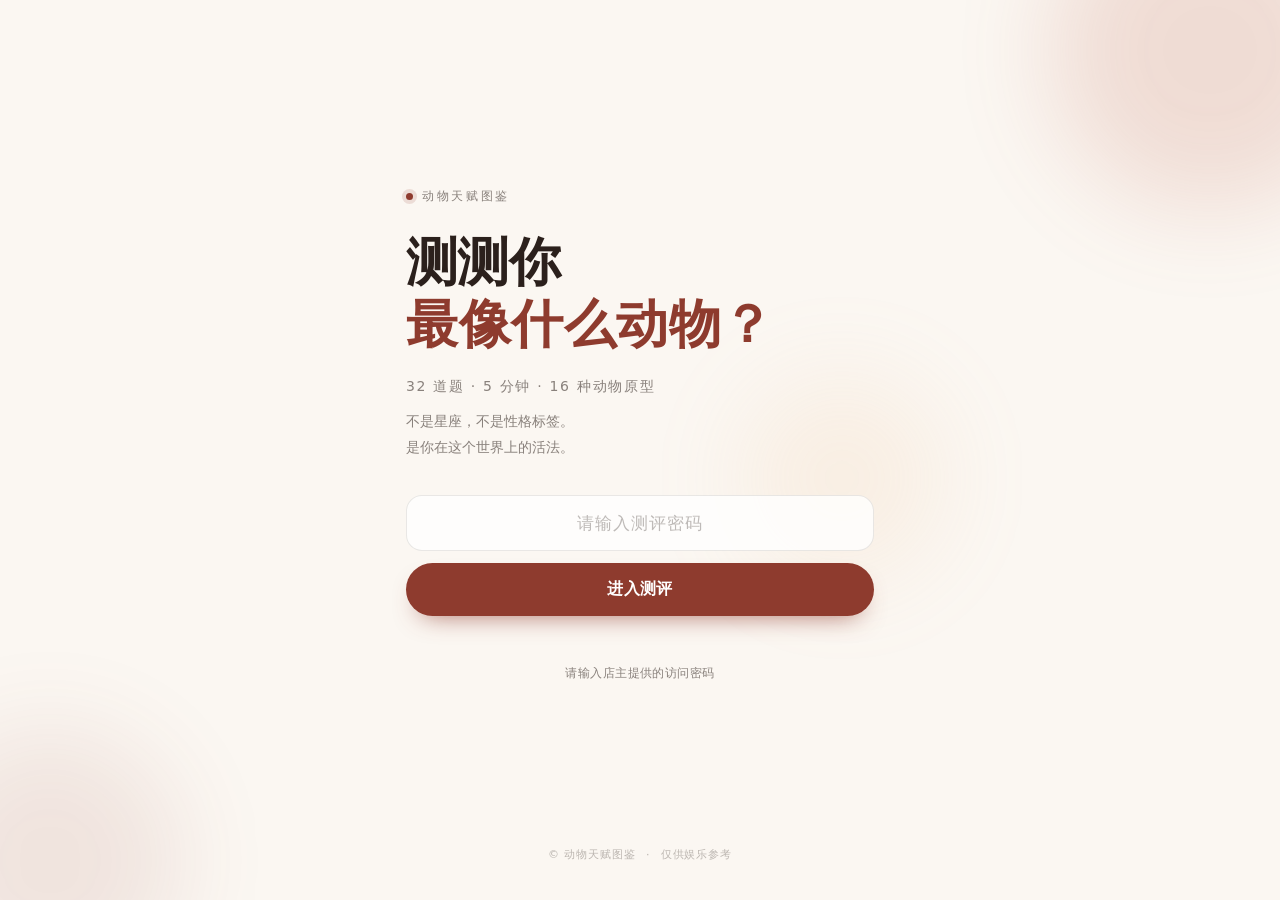
<file: index.html>
<!DOCTYPE html>
<html lang="zh-CN">
<head>
<meta charset="UTF-8">
<meta name="viewport" content="width=device-width, initial-scale=1, viewport-fit=cover, maximum-scale=1, user-scalable=no">
<meta name="format-detection" content="telephone=no">
<meta name="theme-color" content="#FBF7F2">
<title>测测你最像什么动物？</title>
<meta name="description" content="32 道题，测出你最像的 10 种动物原型之一，并附一个真正有出处的心理学解释。">
<link rel="icon" href="data:image/svg+xml,%3Csvg xmlns='http://www.w3.org/2000/svg' viewBox='0 0 64 64'%3E%3Crect width='64' height='64' rx='16' fill='%238E3B2E'/%3E%3Ccircle cx='24' cy='26' r='6' fill='%23FBF7F2'/%3E%3Ccircle cx='40' cy='26' r='6' fill='%23FBF7F2'/%3E%3Cellipse cx='32' cy='42' rx='12' ry='9' fill='%23FBF7F2'/%3E%3C/svg%3E">
<link rel="preconnect" href="https://lcbibckyzlvgwclunspn.supabase.co" crossorigin>
<link rel="dns-prefetch" href="https://lcbibckyzlvgwclunspn.supabase.co">
<link rel="stylesheet" href="css/style.css">
</head>
<body>

<div id="app">

  <!-- ============ 密码 ============ -->
  <section class="screen" id="screen-lock">
    <div class="lock-bg" aria-hidden="true">
      <span class="orb o1"></span><span class="orb o2"></span><span class="orb o3"></span>
      <span class="grain"></span>
    </div>

    <div class="lock-inner">
      <div class="cfg-warn" id="cfg-warn" hidden>
        后端还没配置：当前密码校验只在本机有效。请先在 <code>js/config.js</code> 填入 Supabase 地址和 anon key。
      </div>
      <div class="lock-main">
        <div class="brand-line">
          <span class="brand-dot"></span>
          <span>动物天赋图鉴</span>
        </div>

        <h1 class="lock-title">
          测测你<br>
          <em>最像什么动物？</em>
        </h1>

        <p class="lock-sub">32 道题 · 5 分钟 · 16 种动物原型</p>
        <p class="lock-desc">不是星座，不是性格标签。<br>是你在这个世界上的活法。</p>

        <form class="lock-form" id="lock-form" autocomplete="off">
          <div class="field">
            <input id="pwd" type="text" name="pwd" inputmode="text" maxlength="12"
                   placeholder="请输入测评密码" autocomplete="off" autocapitalize="characters" spellcheck="false">
            <button type="submit" class="btn btn-primary btn-enter">进入测评</button>
          </div>
          <p class="lock-err" id="lock-err" role="alert"></p>
        </form>

        <p class="lock-hint">请输入店主提供的访问密码</p>

        <div id="resume-slot"></div>
      </div>

      <div class="lock-foot">
        <span>© 动物天赋图鉴</span>
        <span class="dot">·</span>
        <span>仅供娱乐参考</span>
      </div>
    </div>
  </section>

  <!-- ============ 开始前 ============ -->
  <section class="screen" id="screen-intro">
    <div class="intro-inner">
      <div class="brand-line center">
        <span class="brand-dot"></span>
        <span>动物天赋图鉴</span>
      </div>

      <h2 class="intro-title">开始之前</h2>

      <ul class="intro-list">
        <li>
          <span class="idx">01</span>
          <div><b>凭第一反应选</b><p>别想太久，第一反应最准。</p></div>
        </li>
        <li>
          <span class="idx">02</span>
          <div><b>没有标准答案</b><p>选“最像你”的那个，不是“最好的”那个。</p></div>
        </li>
        <li>
          <span class="idx">03</span>
          <div><b>答完有惊喜</b><p>你会拿到一张能保存的天赋图鉴。</p></div>
        </li>
      </ul>

      <button class="btn btn-primary btn-block" id="btn-start">开始测评</button>
      <p class="intro-note">中途可以返回上一题修改</p>
    </div>
  </section>

  <!-- ============ 答题 ============ -->
  <section class="screen" id="screen-quiz">
    <header class="quiz-head">
      <button class="icon-btn" id="btn-quit" aria-label="退出测评">✕</button>
      <div class="progress"><i id="progress-bar"></i></div>
      <div class="quiz-count"><b id="q-index">1</b><span>/32</span></div>
    </header>

    <div class="quiz-body" id="quiz-body"></div>

    <footer class="quiz-foot">
      <button class="btn btn-ghost" id="btn-back">上一题</button>
    </footer>
  </section>

  <!-- ============ 结算动效 ============ -->
  <section class="screen" id="screen-loading">
    <div class="loading-inner">
      <div class="paw-loader"><span></span><span></span><span></span></div>
      <p>正在辨认你的动物原型…</p>
    </div>
  </section>

  <!-- ============ 结果 ============ -->
  <section class="screen" id="screen-result">
    <div id="result-body"></div>
  </section>

</div>

<!-- 底部操作栏（仅结果页显示） -->
<div class="action-bar" id="action-bar">
  <button class="act" id="btn-save">
    <svg viewBox="0 0 24 24" fill="none" stroke="currentColor" stroke-width="1.8" stroke-linecap="round" stroke-linejoin="round"><path d="M12 3v12"/><path d="M7 11l5 5 5-5"/><path d="M4 20h16"/></svg>
    <span>保存长图</span>
  </button>
  <button class="act" id="btn-share">
    <svg viewBox="0 0 24 24" fill="none" stroke="currentColor" stroke-width="1.8" stroke-linecap="round" stroke-linejoin="round"><path d="M10 13a5 5 0 0 0 7 0l2-2a5 5 0 0 0-7-7l-1 1"/><path d="M14 11a5 5 0 0 0-7 0l-2 2a5 5 0 0 0 7 7l1-1"/></svg>
    <span>复制链接</span>
  </button>
  <button class="act" id="btn-retest">
    <svg viewBox="0 0 24 24" fill="none" stroke="currentColor" stroke-width="1.8" stroke-linecap="round" stroke-linejoin="round"><path d="M3 12a9 9 0 1 0 3-6.7"/><path d="M3 4v5h5"/></svg>
    <span>再测一次</span>
  </button>
  <button class="act" id="btn-review">
    <svg viewBox="0 0 24 24" fill="none" stroke="currentColor" stroke-width="1.8" stroke-linecap="round" stroke-linejoin="round"><rect x="3" y="8" width="18" height="12" rx="2"/><path d="M3 12h18"/><path d="M12 8v12"/><path d="M12 8a3 3 0 1 0-3-3c0 2 1.5 3 3 3Z"/><path d="M12 8a3 3 0 1 1 3-3c0 2-1.5 3-3 3Z"/></svg>
    <span>好评有礼</span>
  </button>
</div>

<script src="js/config.js"></script>
<script src="js/data.js"></script>
<script src="js/art.js"></script>
<script src="js/poster.js"></script>
<script src="js/api.js"></script>
<script src="js/app.js"></script>
</body>
</html>
</file>
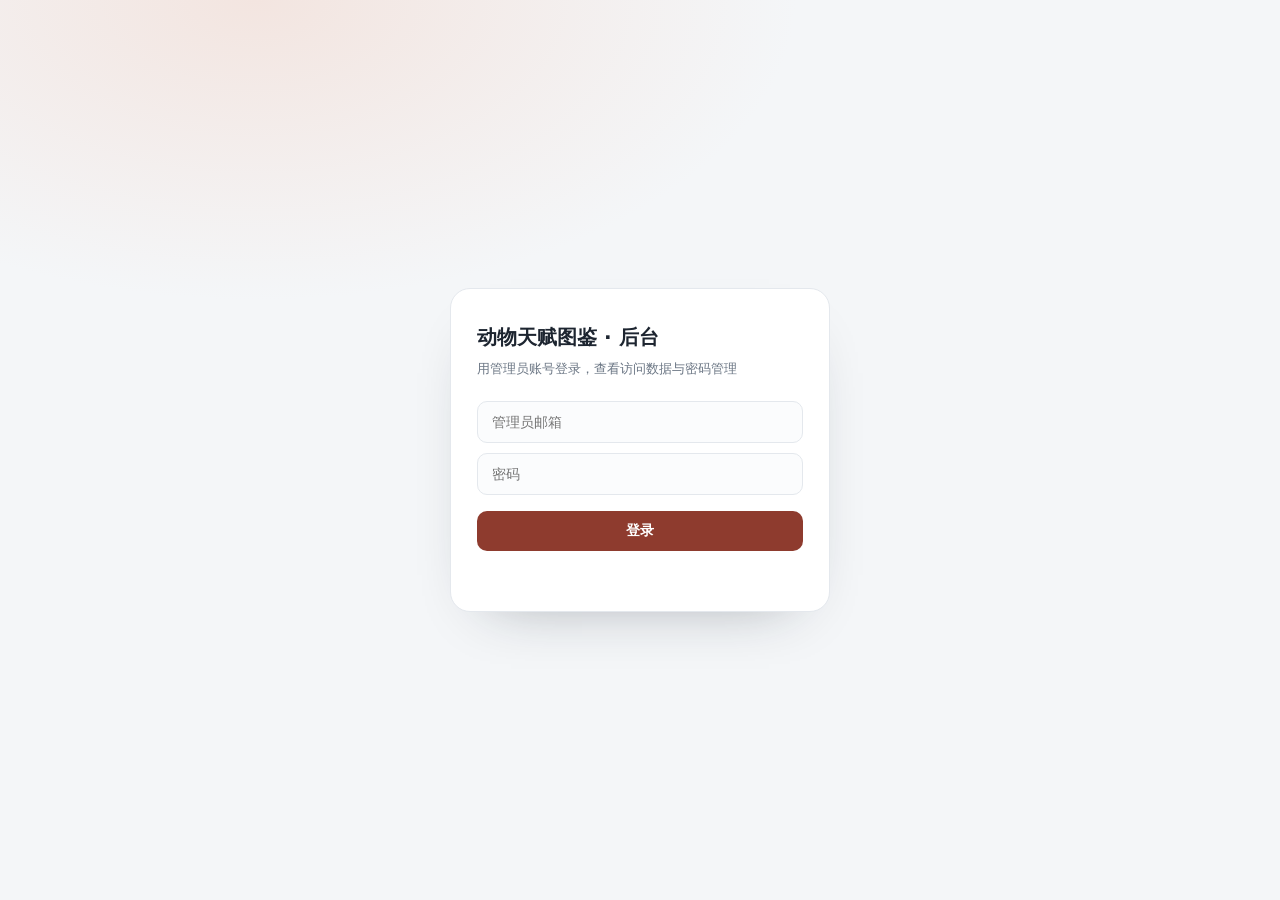
<file: admin.html>
<!DOCTYPE html>
<html lang="zh-CN">
<head>
<meta charset="UTF-8">
<meta name="viewport" content="width=device-width, initial-scale=1">
<meta name="robots" content="noindex, nofollow">
<title>后台 · 动物天赋图鉴</title>
<link rel="preconnect" href="https://lcbibckyzlvgwclunspn.supabase.co" crossorigin>
<link rel="dns-prefetch" href="https://lcbibckyzlvgwclunspn.supabase.co">
<link rel="icon" href="data:image/svg+xml,%3Csvg xmlns='http://www.w3.org/2000/svg' viewBox='0 0 64 64'%3E%3Crect width='64' height='64' rx='16' fill='%231D2530'/%3E%3Crect x='18' y='18' width='12' height='12' rx='3' fill='%23F4F6F8'/%3E%3Crect x='34' y='18' width='12' height='12' rx='3' fill='%23F4F6F8'/%3E%3Crect x='18' y='34' width='28' height='12' rx='3' fill='%23F4F6F8'/%3E%3C/svg%3E">
<link rel="stylesheet" href="css/admin.css">
</head>
<body>

<!-- 登录 -->
<div class="login" id="login">
  <div class="login-card">
    <h1>动物天赋图鉴 · 后台</h1>
    <p class="sub">用管理员账号登录，查看访问数据与密码管理</p>
    <form id="login-form" autocomplete="on">
      <input id="email" type="email" placeholder="管理员邮箱" autocomplete="username" required>
      <input id="password" type="password" placeholder="密码" autocomplete="current-password" required>
      <button class="btn" type="submit" id="login-btn">登录</button>
      <p class="err" id="login-err"></p>
    </form>
  </div>
</div>

<!-- 后台 -->
<div class="app" id="app" hidden>
  <header class="top">
    <div class="brand">动物天赋图鉴 · 后台</div>
    <div class="who">
      <span id="who"></span>
      <button class="link" id="logout">退出</button>
    </div>
  </header>

  <main>
    <section class="cards" id="cards"></section>

    <section class="panel">
      <h2>最近 7 天</h2>
      <div class="chart" id="chart"></div>
      <div class="legend">
        <span><i class="dot visit"></i>页面访问</span>
        <span><i class="dot session"></i>开始测评</span>
      </div>
    </section>

    <section class="panel">
      <h2>批量生成密码</h2>
      <div class="gen">
        <label>数量<input id="gen-count" type="number" value="10" min="1" max="200"></label>
        <label>每个可用次数<input id="gen-uses" type="number" value="3" min="1" max="99"></label>
        <label>前缀（可空）<input id="gen-prefix" type="text" maxlength="4" placeholder="如 AQ"></label>
        <button class="btn" id="gen-btn">生成</button>
      </div>
      <div class="gen-out" id="gen-out" hidden>
        <div class="gen-head">
          <span id="gen-info"></span>
          <button class="link" id="gen-copy">复制全部</button>
        </div>
        <textarea id="gen-codes" readonly rows="7"></textarea>
      </div>
    </section>

    <section class="panel">
      <div class="tabs">
        <button class="tab active" data-tab="codes">密码列表</button>
        <button class="tab" data-tab="sessions">使用记录</button>
      </div>

      <div id="tab-codes">
        <div class="filter">
          <input id="code-search" type="search" placeholder="搜索密码…">
          <select id="code-filter">
            <option value="all">全部</option>
            <option value="active">可用</option>
            <option value="used">已用完</option>
            <option value="off">已停用</option>
          </select>
          <button class="link" id="export">导出 CSV</button>
        </div>
        <div class="table-wrap">
          <table>
            <thead>
              <tr><th>密码</th><th>已用 / 上限</th><th>状态</th><th>创建时间</th><th>操作</th></tr>
            </thead>
            <tbody id="codes-body"></tbody>
          </table>
        </div>
      </div>

      <div id="tab-sessions" hidden>
        <div class="table-wrap">
          <table>
            <thead>
              <tr><th>时间</th><th>使用的密码</th><th>设备</th></tr>
            </thead>
            <tbody id="sessions-body"></tbody>
          </table>
        </div>
      </div>
    </section>
  </main>
</div>

<div class="toast" id="toast"></div>

<script src="js/config.js"></script>
<script src="js/admin.js"></script>
</body>
</html>
</file>
<file: css/style.css>
/* ============================================================
 * 动物天赋图鉴 · 样式
 * 默认红棕白；结果页随动物主题换色
 * ============================================================ */

:root {
  --brand: #8E3B2E;
  --brand2: #B85C48;
  --bg: #FBF7F2;
  --soft: #F1E4DC;
  --ink: #2B201C;
  --muted: rgba(43, 32, 28, .55);
  --line: rgba(43, 32, 28, .10);
  --card: rgba(255, 255, 255, .68);
  --radius: 22px;
  --maxw: 560px;
  --font: "PingFang SC", "Hiragino Sans GB", "Microsoft YaHei", "Noto Sans SC", system-ui, -apple-system, sans-serif;
  --serif: "Songti SC", "Noto Serif SC", "Source Han Serif SC", "SimSun", serif;
}

* { box-sizing: border-box; -webkit-tap-highlight-color: transparent; }

html, body { margin: 0; padding: 0; }

html { -webkit-text-size-adjust: 100%; }

body {
  font-family: var(--font);
  background: var(--bg);
  color: var(--ink);
  font-size: 16px;
  line-height: 1.6;
  overscroll-behavior-y: none;
  transition: background-color .5s ease, color .5s ease;
  -webkit-font-smoothing: antialiased;
  text-rendering: optimizeLegibility;
}

body.modal-open { overflow: hidden; }

button, input, textarea { font-family: inherit; }

button { cursor: pointer; }

::selection { background: var(--soft); color: var(--ink); }

/* ---------------- 屏幕 ---------------- */
.screen { display: none; min-height: 100vh; min-height: 100dvh; }

.screen.active { display: block; animation: fadeUp .42s cubic-bezier(.2, .7, .3, 1); }

#screen-lock.active { position: relative; overflow: hidden; }

#screen-loading.active {
  display: flex;
  align-items: center;
  justify-content: center;
}

@keyframes fadeUp {
  from { opacity: 0; transform: translateY(10px); }
  to { opacity: 1; transform: none; }
}

/* ---------------- 通用 ---------------- */
.btn {
  display: inline-flex;
  align-items: center;
  justify-content: center;
  gap: 8px;
  border: 0;
  border-radius: 999px;
  padding: 16px 26px;
  font-size: 16px;
  font-weight: 600;
  letter-spacing: .02em;
  transition: transform .16s, box-shadow .2s, background .3s, opacity .2s;
}

.btn:active { transform: scale(.975); }

.btn-primary {
  background: var(--brand);
  color: #fff;
  box-shadow: 0 12px 26px -14px color-mix(in srgb, var(--brand) 80%, transparent);
}

.btn-primary:active { box-shadow: 0 6px 16px -10px var(--brand); }

.btn-ghost {
  background: transparent;
  color: var(--ink);
  border: 1px solid var(--line);
}

.btn-block { width: 100%; }

.btn.loading { opacity: .6; pointer-events: none; }

.brand-line {
  display: flex;
  align-items: center;
  gap: 9px;
  font-size: 12px;
  letter-spacing: .22em;
  color: var(--muted);
  font-weight: 500;
}

.brand-line.center { justify-content: center; }

.brand-dot {
  width: 7px;
  height: 7px;
  border-radius: 50%;
  background: var(--brand);
  box-shadow: 0 0 0 4px color-mix(in srgb, var(--brand) 14%, transparent);
}

/* ---------------- 锁屏 ---------------- */
.lock-bg {
  position: absolute;
  inset: 0;
  pointer-events: none;
  overflow: hidden;
}

.orb {
  position: absolute;
  border-radius: 50%;
  filter: blur(48px);
  opacity: .5;
}

.o1 {
  width: 320px;
  height: 320px;
  background: color-mix(in srgb, var(--brand2) 34%, transparent);
  top: -110px;
  right: -90px;
}

.o2 {
  width: 260px;
  height: 260px;
  background: color-mix(in srgb, var(--brand) 20%, transparent);
  bottom: -90px;
  left: -80px;
}

.o3 {
  width: 200px;
  height: 200px;
  background: color-mix(in srgb, #E8B27E 26%, transparent);
  top: 42%;
  left: 58%;
}

.lock-inner {
  position: relative;
  z-index: 1;
  max-width: 520px;
  margin: 0 auto;
  padding: 56px 26px 36px;
  min-height: 100vh;
  min-height: 100dvh;
  display: flex;
  flex-direction: column;
  justify-content: center;
}

.lock-title {
  font-size: clamp(36px, 10.4vw, 52px);
  line-height: 1.18;
  font-weight: 800;
  letter-spacing: -.01em;
  margin: 26px 0 0;
}

.lock-title em {
  font-style: normal;
  font-family: var(--serif);
  color: var(--brand);
  font-weight: 700;
  letter-spacing: .01em;
}

.lock-sub {
  margin: 20px 0 0;
  font-size: 14px;
  letter-spacing: .12em;
  color: var(--muted);
}

.lock-desc {
  margin: 12px 0 0;
  font-size: 14px;
  line-height: 1.85;
  color: var(--muted);
}

.lock-form { margin: 34px 0 0; }

.field { display: flex; flex-direction: column; gap: 12px; }

#pwd {
  width: 100%;
  padding: 17px 18px;
  border: 1px solid var(--line);
  border-radius: 16px;
  background: rgba(255, 255, 255, .78);
  color: var(--ink);
  font-size: 17px;
  font-weight: 600;
  letter-spacing: .22em;
  text-align: center;
  text-transform: uppercase;
  outline: none;
  transition: border-color .2s, box-shadow .2s;
}

#pwd::placeholder {
  font-weight: 400;
  letter-spacing: .06em;
  color: rgba(43, 32, 28, .3);
  text-transform: none;
}

#pwd:focus {
  border-color: var(--brand);
  box-shadow: 0 0 0 4px color-mix(in srgb, var(--brand) 10%, transparent);
}

.btn-enter { width: 100%; }

.lock-err {
  min-height: 20px;
  margin: 10px 0 0;
  font-size: 13px;
  color: #B23B2E;
  text-align: center;
}

.cfg-warn {
  margin: 0 0 18px;
  padding: 11px 13px;
  border: 1px solid #F2C9C2;
  border-radius: 12px;
  background: #FDEEEB;
  color: #8A2B21;
  font-size: 12px;
  line-height: 1.7;
}

.cfg-warn code {
  padding: 1px 5px;
  border-radius: 4px;
  background: rgba(0, 0, 0, .06);
  font-family: ui-monospace, SFMono-Regular, Menlo, monospace;
  font-size: 11px;
}

.lock-hint {
  margin: 18px 0 0;
  font-size: 12px;
  color: var(--muted);
  text-align: center;
  letter-spacing: .04em;
}

.lock-main { margin: auto 0; }

.lock-foot {
  padding-top: 32px;
  font-size: 11px;
  letter-spacing: .08em;
  color: rgba(43, 32, 28, .3);
  text-align: center;
}

.lock-foot .dot { margin: 0 6px; }

.resume-bar {
  display: flex;
  align-items: center;
  gap: 10px;
  width: 100%;
  margin-top: 22px;
  padding: 14px 16px;
  border: 1px dashed color-mix(in srgb, var(--brand) 36%, transparent);
  border-radius: 16px;
  background: rgba(255, 255, 255, .55);
  color: var(--ink);
  font-size: 13px;
  text-align: left;
}

.resume-bar b { margin-left: auto; color: var(--brand); white-space: nowrap; }

.resume-dot {
  width: 8px;
  height: 8px;
  border-radius: 50%;
  background: var(--brand);
  animation: pulse 1.6s infinite;
}

@keyframes pulse {
  0%, 100% { opacity: 1; transform: scale(1); }
  50% { opacity: .35; transform: scale(.75); }
}

.shake { animation: shake .4s; }

@keyframes shake {
  0%, 100% { transform: translateX(0); }
  20% { transform: translateX(-7px); }
  40% { transform: translateX(7px); }
  60% { transform: translateX(-4px); }
  80% { transform: translateX(4px); }
}

/* ---------------- 开始前 ---------------- */
.intro-inner {
  max-width: 520px;
  margin: 0 auto;
  padding: 56px 26px 44px;
  min-height: 100vh;
  min-height: 100dvh;
  display: flex;
  flex-direction: column;
  justify-content: center;
}

.intro-title {
  font-size: 34px;
  font-weight: 800;
  margin: 24px 0 6px;
}

.intro-list { list-style: none; margin: 18px 0 0; padding: 0; }

.intro-list li {
  display: flex;
  gap: 16px;
  padding: 18px 0;
  border-bottom: 1px solid var(--line);
}

.intro-list li:last-child { border-bottom: 0; }

.intro-list .idx {
  flex: 0 0 26px;
  font-size: 11px;
  letter-spacing: .1em;
  color: var(--brand);
  font-weight: 700;
  padding-top: 4px;
}

.intro-list b { font-size: 16.5px; display: block; }

.intro-list p { margin: 4px 0 0; font-size: 13.5px; color: var(--muted); line-height: 1.7; }

.intro-left {
  margin: 28px 0 16px;
  font-size: 13px;
  color: var(--muted);
  text-align: center;
}

.intro-left b { color: var(--brand); font-size: 17px; margin: 0 3px; }

.intro-note {
  margin: 14px 0 0;
  font-size: 12px;
  color: var(--muted);
  text-align: center;
}

/* ---------------- 答题 ---------------- */
.quiz-head {
  position: sticky;
  top: 0;
  z-index: 10;
  display: flex;
  align-items: center;
  gap: 14px;
  padding: 14px 18px;
  background: color-mix(in srgb, var(--bg) 86%, transparent);
  backdrop-filter: blur(14px);
  -webkit-backdrop-filter: blur(14px);
}

.icon-btn {
  flex: 0 0 34px;
  width: 34px;
  height: 34px;
  border: 0;
  border-radius: 50%;
  background: rgba(255, 255, 255, .6);
  color: var(--muted);
  font-size: 14px;
  line-height: 1;
  display: grid;
  place-items: center;
  transition: transform .15s;
}

.icon-btn:active { transform: scale(.9); }

.progress {
  flex: 1;
  height: 4px;
  border-radius: 4px;
  background: color-mix(in srgb, var(--ink) 9%, transparent);
  overflow: hidden;
}

.progress i {
  display: block;
  height: 100%;
  width: 3%;
  border-radius: 4px;
  background: var(--brand);
  transition: width .38s cubic-bezier(.2, .7, .3, 1);
}

.quiz-count {
  font-size: 12px;
  color: var(--muted);
  font-variant-numeric: tabular-nums;
  min-width: 44px;
  text-align: right;
}

.quiz-count b { font-size: 15px; color: var(--ink); font-weight: 700; }

.quiz-count span { opacity: .55; }

.quiz-body {
  max-width: var(--maxw);
  margin: 0 auto;
  padding: 10px 18px 8px;
}

.q-card {
  background: var(--card);
  border: 1px solid var(--line);
  border-radius: 24px;
  padding: 26px 20px 22px;
  opacity: 0;
  transform: translateY(10px);
  transition: opacity .3s, transform .3s;
  box-shadow: 0 20px 50px -40px rgba(0, 0, 0, .4);
}

.q-card.in { opacity: 1; transform: none; }

.q-tag {
  font-size: 11px;
  letter-spacing: .16em;
  color: var(--brand);
  font-weight: 600;
  margin-bottom: 12px;
}

.q-text {
  font-size: 20px;
  line-height: 1.55;
  font-weight: 700;
  margin: 0;
  letter-spacing: .01em;
}

.opts { display: flex; flex-direction: column; gap: 10px; margin-top: 22px; }

.opt {
  display: flex;
  align-items: flex-start;
  gap: 13px;
  width: 100%;
  padding: 14px 15px;
  border: 1px solid var(--line);
  border-radius: 16px;
  background: rgba(255, 255, 255, .58);
  color: var(--ink);
  font-size: 15px;
  line-height: 1.55;
  text-align: left;
  transition: border-color .18s, background .18s, transform .12s;
}

.opt:active { transform: scale(.985); }

.opt-k {
  flex: 0 0 25px;
  width: 25px;
  height: 25px;
  margin-top: 1px;
  border-radius: 8px;
  background: color-mix(in srgb, var(--ink) 7%, transparent);
  color: var(--muted);
  font-size: 11.5px;
  font-weight: 700;
  display: grid;
  place-items: center;
  transition: background .18s, color .18s;
}

.opt-t { flex: 1; }

.opt.is-sel {
  border-color: var(--brand);
  background: color-mix(in srgb, var(--brand) 8%, #fff);
  box-shadow: inset 0 0 0 1px var(--brand);
}

.opt.is-sel .opt-k { background: var(--brand); color: #fff; }

.quiz-foot {
  max-width: var(--maxw);
  margin: 0 auto;
  padding: 6px 18px 40px;
  display: flex;
}

#btn-back { padding: 13px 22px; font-size: 14px; }
#btn-back.is-off { opacity: .32; pointer-events: none; }

/* ---------------- 结算动效 ---------------- */
.loading-inner { text-align: center; }

.paw-loader { display: flex; gap: 8px; justify-content: center; margin-bottom: 22px; }

.paw-loader span {
  width: 9px;
  height: 9px;
  border-radius: 50%;
  background: var(--brand);
  animation: bounce 1.1s infinite ease-in-out;
}

.paw-loader span:nth-child(2) { animation-delay: .14s; }
.paw-loader span:nth-child(3) { animation-delay: .28s; }

@keyframes bounce {
  0%, 80%, 100% { transform: translateY(0); opacity: .4; }
  40% { transform: translateY(-9px); opacity: 1; }
}

.loading-inner p { font-size: 14px; color: var(--muted); letter-spacing: .06em; }

/* ---------------- 结果 ---------------- */
#result-body {
  max-width: 620px;
  margin: 0 auto;
  padding-bottom: 118px;
}

.result-hero {
  text-align: center;
  padding: 38px 22px 26px;
  background: linear-gradient(180deg, var(--soft) 0%, color-mix(in srgb, var(--soft) 30%, transparent) 68%, transparent 100%);
}

.result-art {
  display: flex;
  justify-content: center;
  animation: pop .7s cubic-bezier(.2, .8, .3, 1);
}

.animal-art { width: 190px; height: 190px; max-width: 56vw; filter: drop-shadow(0 18px 26px rgba(0, 0, 0, .10)); }

@keyframes pop {
  0% { opacity: 0; transform: scale(.82) translateY(14px); }
  100% { opacity: 1; transform: none; }
}

.result-eyebrow {
  font-size: 11px;
  letter-spacing: .26em;
  color: var(--muted);
  margin-top: 4px;
}

.result-name {
  font-size: clamp(38px, 11vw, 50px);
  font-weight: 800;
  line-height: 1.15;
  margin: 8px 0 0;
  letter-spacing: .02em;
}

.result-title {
  font-size: 15px;
  color: var(--muted);
  margin-top: 6px;
  letter-spacing: .06em;
}

.result-chips {
  display: flex;
  flex-wrap: wrap;
  justify-content: center;
  gap: 8px;
  margin-top: 18px;
}

.chip {
  display: inline-flex;
  align-items: center;
  gap: 4px;
  padding: 7px 13px;
  border-radius: 999px;
  border: 1px solid var(--line);
  background: rgba(255, 255, 255, .72);
  font-size: 12.5px;
  color: var(--ink);
  letter-spacing: .02em;
}

.chip-talent { background: var(--brand); border-color: transparent; color: #fff; font-weight: 600; }

.chip-fit b { font-size: 15px; color: var(--brand); font-weight: 800; }

.chip-purity { color: var(--muted); font-size: 11.5px; }

.chip-hidden {
  background: var(--ink);
  border-color: transparent;
  color: var(--bg);
  font-weight: 600;
  letter-spacing: .06em;
}

.result-code {
  margin-top: 16px;
  font-size: 11px;
  letter-spacing: .2em;
  color: var(--muted);
}

.share-banner {
  display: flex;
  align-items: center;
  justify-content: center;
  gap: 8px;
  flex-wrap: wrap;
  padding: 12px 18px;
  background: var(--brand);
  color: #fff;
  font-size: 12.5px;
  letter-spacing: .02em;
}

.share-banner button {
  border: 0;
  background: rgba(255, 255, 255, .2);
  color: #fff;
  padding: 5px 12px;
  border-radius: 999px;
  font-size: 12.5px;
  font-weight: 600;
}

.block {
  margin: 12px 14px;
  padding: 22px 18px;
  border: 1px solid var(--line);
  border-radius: var(--radius);
  background: var(--card);
}

.block-title {
  display: flex;
  align-items: baseline;
  gap: 8px;
  margin: 0 0 14px;
  font-size: 12.5px;
  letter-spacing: .16em;
  color: var(--brand);
  font-weight: 700;
}

.block-title em {
  font-style: normal;
  font-size: 9.5px;
  letter-spacing: .2em;
  color: var(--muted);
  opacity: .7;
}

.strengths { list-style: none; margin: 0; padding: 0; }

.strengths li {
  display: flex;
  gap: 12px;
  padding: 9px 0;
  font-size: 15px;
  line-height: 1.7;
}

.strengths .num {
  flex: 0 0 22px;
  width: 22px;
  height: 22px;
  margin-top: 2px;
  border-radius: 50%;
  background: var(--soft);
  color: var(--brand);
  font-size: 11px;
  font-weight: 700;
  display: grid;
  place-items: center;
}

.block-text { margin: 0; font-size: 15px; line-height: 1.8; color: rgba(43, 32, 28, .82); }

.scene { color: rgba(43, 32, 28, .7); font-style: italic; }

.quote {
  margin: 0;
  padding: 4px 0 4px 14px;
  border-left: 3px solid var(--brand);
  font-size: 15.5px;
  line-height: 1.85;
  font-weight: 500;
}

.theory {
  background: var(--soft);
  border-color: transparent;
}

.theory-tag {
  display: inline-block;
  padding: 6px 13px;
  border-radius: 999px;
  background: var(--brand);
  color: #fff;
  font-size: 11.5px;
  font-weight: 600;
  letter-spacing: .04em;
  margin-bottom: 12px;
}

.theory-text { margin: 0; font-size: 14px; line-height: 1.85; color: rgba(43, 32, 28, .82); }

.radar-wrap { display: flex; justify-content: center; margin: -4px 0 4px; }

.radar { max-width: 300px; }

.dims { margin-top: 8px; }

.dim { margin-top: 18px; }

.dim-head {
  display: flex;
  align-items: baseline;
  justify-content: space-between;
  gap: 10px;
  font-size: 14px;
}

.dim-name { font-weight: 600; }

.dim-val { font-size: 12px; color: var(--muted); font-variant-numeric: tabular-nums; }

.dim-bar {
  height: 6px;
  margin-top: 8px;
  border-radius: 4px;
  background: color-mix(in srgb, var(--ink) 8%, transparent);
  overflow: hidden;
}

.dim-bar i {
  display: block;
  height: 100%;
  border-radius: 4px;
  background: var(--brand);
  transition: width .9s cubic-bezier(.2, .8, .3, 1);
}

.dim-read { margin: 8px 0 0; font-size: 12.5px; line-height: 1.75; color: var(--muted); }

.comp-row {
  display: grid;
  grid-template-columns: 60px 1fr 44px;
  align-items: center;
  gap: 10px;
  margin-top: 12px;
  font-size: 13px;
}

.comp-name { font-weight: 600; }

.comp-bar {
  height: 8px;
  border-radius: 4px;
  background: color-mix(in srgb, var(--ink) 7%, transparent);
  overflow: hidden;
}

.comp-bar i { display: block; height: 100%; border-radius: 4px; transition: width .9s; }

.comp-pct { text-align: right; font-size: 12px; color: var(--muted); font-variant-numeric: tabular-nums; }

.care {
  list-style: none;
  margin: 0;
  padding: 0;
}

.care li {
  position: relative;
  padding: 9px 0 9px 22px;
  font-size: 15px;
  line-height: 1.7;
}

.care li::before {
  content: '';
  position: absolute;
  left: 4px;
  top: 19px;
  width: 6px;
  height: 6px;
  border-radius: 50%;
  background: var(--brand);
  opacity: .65;
}

.pair-wrap {
  display: flex;
  flex-direction: column;
  gap: 10px;
  background: none;
  border: 0;
  padding: 0;
  margin: 12px 14px;
}

.pair-card {
  padding: 16px 18px;
  border: 1px solid var(--line);
  border-radius: 18px;
  background: var(--card);
}

.pair-head {
  display: flex;
  align-items: baseline;
  gap: 10px;
}

.pair-head span {
  font-size: 11px;
  letter-spacing: .12em;
  color: var(--muted);
}

.pair-head b {
  font-size: 20px;
}

.pair-why {
  margin: 8px 0 0;
  font-size: 13.5px;
  line-height: 1.75;
  color: var(--muted);
}

.result-quote {
  margin: 26px 22px 6px;
  font-size: 17px;
  line-height: 1.85;
  font-weight: 600;
  text-align: center;
  color: var(--ink);
}

.result-foot {
  text-align: center;
  font-size: 10.5px;
  letter-spacing: .1em;
  color: rgba(43, 32, 28, .3);
  padding: 0 20px 24px;
}

/* ---------------- 底部操作栏 ---------------- */
.action-bar {
  position: fixed;
  left: 0;
  right: 0;
  bottom: 0;
  z-index: 50;
  display: grid;
  grid-template-columns: repeat(4, 1fr);
  gap: 4px;
  padding: 8px 8px calc(8px + env(safe-area-inset-bottom));
  background: color-mix(in srgb, var(--bg) 90%, transparent);
  backdrop-filter: blur(16px);
  -webkit-backdrop-filter: blur(16px);
  border-top: 1px solid var(--line);
  transform: translateY(112%);
  transition: transform .34s cubic-bezier(.2, .8, .3, 1);
}

.action-bar.show { transform: translateY(0); }

.act {
  display: flex;
  flex-direction: column;
  align-items: center;
  gap: 3px;
  padding: 8px 4px 6px;
  border: 0;
  border-radius: 14px;
  background: transparent;
  color: var(--muted);
  font-size: 10.5px;
  letter-spacing: .02em;
  transition: background .18s, color .18s, transform .12s;
}

.act:active { transform: scale(.94); background: rgba(0, 0, 0, .04); }

.act svg { width: 21px; height: 21px; }

#btn-save { color: var(--brand); font-weight: 700; }

/* ---------------- 弹层 ---------------- */
.modal-mask {
  position: fixed;
  inset: 0;
  z-index: 100;
  display: flex;
  align-items: flex-end;
  justify-content: center;
  background: rgba(24, 16, 13, .48);
  backdrop-filter: blur(3px);
  -webkit-backdrop-filter: blur(3px);
  opacity: 0;
  transition: opacity .22s;
  padding: 0;
}

.modal-mask.in { opacity: 1; }

.modal-card {
  position: relative;
  width: 100%;
  max-width: 520px;
  max-height: 90vh;
  overflow-y: auto;
  -webkit-overflow-scrolling: touch;
  background: var(--bg);
  border-radius: 26px 26px 0 0;
  padding: 26px 22px calc(26px + env(safe-area-inset-bottom));
  transform: translateY(24px);
  transition: transform .28s cubic-bezier(.2, .8, .3, 1);
}

.modal-mask.in .modal-card { transform: none; }

.modal-x {
  position: absolute;
  top: 14px;
  right: 14px;
  width: 32px;
  height: 32px;
  border: 0;
  border-radius: 50%;
  background: color-mix(in srgb, var(--ink) 6%, transparent);
  color: var(--muted);
  font-size: 13px;
  line-height: 1;
  display: grid;
  place-items: center;
}

.modal-title { margin: 0 0 12px; font-size: 20px; font-weight: 700; letter-spacing: .01em; }

.modal-text { margin: 0; font-size: 14px; line-height: 1.85; color: rgba(43, 32, 28, .8); }

.modal-text b { color: var(--brand); font-size: 16px; }

.modal-note { margin: 10px 0 0; font-size: 12px; color: var(--muted); }

.modal-btns { display: flex; gap: 10px; margin-top: 20px; }

.modal-btns .btn { flex: 1; }

.modal-ok { width: 100%; margin-top: 20px; }

.gift-icon { font-size: 44px; text-align: center; margin-bottom: 10px; line-height: 1; }

.link-area {
  width: 100%;
  margin-top: 12px;
  padding: 12px;
  border: 1px solid var(--line);
  border-radius: 12px;
  background: #fff;
  color: var(--ink);
  font-size: 12px;
  line-height: 1.6;
  resize: none;
  word-break: break-all;
}

.shot-wrap {
  margin-top: 12px;
  max-height: 52vh;
  overflow-y: auto;
  border: 1px solid var(--line);
  border-radius: 16px;
  background: #fff;
  text-align: center;
}

.shot { width: 100%; display: block; }

.shot-tip { margin: 12px 0 0; font-size: 13px; line-height: 1.7; color: var(--muted); text-align: center; }

.shot-actions { display: flex; gap: 10px; margin-top: 14px; }

.shot-actions .btn { flex: 1; }

/* ---------------- Toast ---------------- */
.toast {
  position: fixed;
  left: 50%;
  bottom: 92px;
  transform: translate(-50%, 10px);
  z-index: 200;
  max-width: 86vw;
  padding: 10px 18px;
  border-radius: 999px;
  background: rgba(28, 20, 17, .92);
  color: #fff;
  font-size: 13px;
  letter-spacing: .02em;
  opacity: 0;
  pointer-events: none;
  transition: opacity .24s, transform .24s;
  white-space: nowrap;
  overflow: hidden;
  text-overflow: ellipsis;
}

.toast.show { opacity: 1; transform: translate(-50%, 0); }

/* ---------------- 桌面 ---------------- */
@media (min-width: 640px) {
  .modal-mask { align-items: center; padding: 24px; }

  .modal-card {
    border-radius: 26px;
    padding: 30px 28px;
    transform: translateY(16px) scale(.98);
  }

  .modal-mask.in .modal-card { transform: none; }

  .action-bar {
    max-width: 620px;
    margin: 0 auto;
    border-radius: 20px 20px 0 0;
    border: 1px solid var(--line);
    border-bottom: 0;
  }

  .block { padding: 26px 24px; }

  .result-hero { padding-top: 52px; }
}

@media (min-width: 900px) {
  .result-name { font-size: 54px; }
}

/* 小屏微调 */
@media (max-width: 360px) {
  .q-text { font-size: 18px; }
  .opt { font-size: 14px; padding: 13px 13px; }
  .lock-title { font-size: 34px; }
}

/* 降低动效 */
@media (prefers-reduced-motion: reduce) {
  *, *::before, *::after {
    animation-duration: .01ms !important;
    animation-iteration-count: 1 !important;
    transition-duration: .01ms !important;
  }
}
</file>
<file: css/admin.css>
/* ============================================================
 * 后台样式
 * ============================================================ */

:root {
  --bg: #F4F6F8;
  --card: #FFFFFF;
  --ink: #1D2530;
  --muted: #6B7684;
  --line: #E4E8ED;
  --brand: #8E3B2E;
  --brand-soft: #F3E5E0;
  --ok: #2F8F5B;
  --warn: #C9863A;
  --danger: #C0392B;
  --radius: 14px;
  --font: "PingFang SC", "Hiragino Sans GB", "Microsoft YaHei", "Noto Sans SC", system-ui, sans-serif;
}

* { box-sizing: border-box; }

html, body { margin: 0; padding: 0; }

body {
  font-family: var(--font);
  background: var(--bg);
  color: var(--ink);
  font-size: 14px;
  line-height: 1.6;
  -webkit-font-smoothing: antialiased;
}

button, input, select, textarea { font-family: inherit; font-size: 14px; }

/* ---------- 登录 ---------- */
.login {
  min-height: 100vh;
  display: flex;
  align-items: center;
  justify-content: center;
  padding: 24px;
  background: radial-gradient(900px 500px at 20% 0%, #F3E5E0 0%, transparent 60%), var(--bg);
}

.login-card {
  width: 100%;
  max-width: 380px;
  background: var(--card);
  border: 1px solid var(--line);
  border-radius: 20px;
  padding: 32px 26px;
  box-shadow: 0 24px 60px -40px rgba(20, 30, 45, .45);
}

.login-card h1 { font-size: 20px; margin: 0 0 6px; }

.login-card .sub { margin: 0 0 22px; color: var(--muted); font-size: 13px; }

.login-card input {
  width: 100%;
  padding: 12px 14px;
  margin-bottom: 10px;
  border: 1px solid var(--line);
  border-radius: 10px;
  background: #FBFCFD;
  outline: none;
  transition: border-color .18s, box-shadow .18s;
}

.login-card input:focus {
  border-color: var(--brand);
  box-shadow: 0 0 0 3px rgba(142, 59, 46, .1);
}

.btn {
  display: inline-flex;
  align-items: center;
  justify-content: center;
  gap: 6px;
  padding: 11px 18px;
  border: 0;
  border-radius: 10px;
  background: var(--brand);
  color: #fff;
  font-weight: 600;
  cursor: pointer;
  transition: opacity .18s, transform .12s;
}

.btn:active { transform: scale(.98); }
.btn:disabled { opacity: .55; cursor: default; }

.login-card .btn { width: 100%; margin-top: 6px; }

.err { min-height: 18px; margin: 10px 0 0; color: var(--danger); font-size: 12.5px; }

/* ---------- 主体 ---------- */
.app { min-height: 100vh; }

.top {
  display: flex;
  align-items: center;
  justify-content: space-between;
  gap: 12px;
  padding: 14px 22px;
  background: var(--card);
  border-bottom: 1px solid var(--line);
  position: sticky;
  top: 0;
  z-index: 10;
}

.brand { font-weight: 700; letter-spacing: .02em; }

.who { display: flex; align-items: center; gap: 12px; font-size: 12.5px; color: var(--muted); }

.link {
  border: 0;
  background: none;
  color: var(--brand);
  cursor: pointer;
  font-size: 12.5px;
  padding: 4px 2px;
}

main { max-width: 1080px; margin: 0 auto; padding: 18px 18px 60px; }

/* ---------- 卡片 ---------- */
.cards {
  display: grid;
  grid-template-columns: repeat(4, 1fr);
  gap: 12px;
  margin-bottom: 14px;
}

.card {
  background: var(--card);
  border: 1px solid var(--line);
  border-radius: var(--radius);
  padding: 16px 16px 14px;
}

.card .k { font-size: 12px; color: var(--muted); }

.card .v {
  font-size: 26px;
  font-weight: 800;
  line-height: 1.3;
  margin-top: 4px;
  font-variant-numeric: tabular-nums;
}

.card .s { font-size: 11.5px; color: var(--muted); margin-top: 2px; }

/* ---------- 面板 ---------- */
.panel {
  background: var(--card);
  border: 1px solid var(--line);
  border-radius: var(--radius);
  padding: 18px;
  margin-bottom: 14px;
}

.panel h2 { font-size: 14px; margin: 0 0 14px; letter-spacing: .02em; }

/* ---------- 图表 ---------- */
.chart {
  display: flex;
  align-items: flex-end;
  gap: 8px;
  height: 150px;
  padding-top: 8px;
}

.col { flex: 1; display: flex; flex-direction: column; justify-content: flex-end; height: 100%; }

.col .bars { display: flex; align-items: flex-end; justify-content: center; gap: 3px; height: 100%; }

.bar {
  width: 45%;
  min-height: 2px;
  border-radius: 5px 5px 0 0;
  background: #E9D5CE;
  transition: height .4s;
}

.bar.s { background: var(--brand); }

.col .d { text-align: center; font-size: 10.5px; color: var(--muted); margin-top: 6px; }

.legend { display: flex; align-items: center; gap: 14px; margin-top: 10px; font-size: 11.5px; color: var(--muted); }

.legend .dot { display: inline-block; width: 8px; height: 8px; border-radius: 2px; margin-right: 5px; }
.legend .dot.visit { background: #E9D5CE; }
.legend .dot.session { background: var(--brand); }

/* ---------- 生成 ---------- */
.gen { display: flex; flex-wrap: wrap; gap: 12px; align-items: flex-end; }

.gen label { display: flex; flex-direction: column; gap: 5px; font-size: 12px; color: var(--muted); }

.gen input {
  width: 96px;
  padding: 9px 10px;
  border: 1px solid var(--line);
  border-radius: 9px;
  background: #FBFCFD;
  color: var(--ink);
}

.gen-out { margin-top: 14px; }

.gen-head { display: flex; justify-content: space-between; align-items: center; margin-bottom: 8px; font-size: 12.5px; color: var(--muted); }

.gen textarea {
  width: 100%;
  padding: 12px;
  border: 1px solid var(--line);
  border-radius: 10px;
  background: #FBFCFD;
  font-family: ui-monospace, SFMono-Regular, Menlo, monospace;
  font-size: 13px;
  line-height: 1.9;
  letter-spacing: .06em;
  resize: vertical;
}

/* ---------- 标签页 / 表格 ---------- */
.tabs { display: flex; gap: 6px; margin-bottom: 14px; }

.tab {
  border: 1px solid var(--line);
  background: #FBFCFD;
  color: var(--muted);
  padding: 7px 14px;
  border-radius: 999px;
  cursor: pointer;
  font-size: 13px;
}

.tab.active { background: var(--ink); border-color: var(--ink); color: #fff; }

.filter { display: flex; gap: 10px; flex-wrap: wrap; align-items: center; margin-bottom: 10px; }

.filter input, .filter select {
  padding: 8px 11px;
  border: 1px solid var(--line);
  border-radius: 9px;
  background: #FBFCFD;
  color: var(--ink);
}

.filter input { flex: 1; min-width: 140px; }

.table-wrap { overflow-x: auto; border: 1px solid var(--line); border-radius: 10px; }

table { width: 100%; border-collapse: collapse; font-size: 13px; }

th, td { padding: 10px 12px; text-align: left; white-space: nowrap; border-bottom: 1px solid var(--line); }

th { background: #F8FAFB; font-weight: 600; font-size: 12px; color: var(--muted); }

tr:last-child td { border-bottom: 0; }

td.code { font-family: ui-monospace, SFMono-Regular, Menlo, monospace; letter-spacing: .08em; font-weight: 600; }

.tag { display: inline-block; padding: 2px 8px; border-radius: 999px; font-size: 11.5px; }
.tag.on { background: #E4F3EA; color: var(--ok); }
.tag.off { background: #F1F2F4; color: var(--muted); }
.tag.used { background: #FBE9E6; color: var(--danger); }
.tag.warn { background: #FBF0E1; color: var(--warn); }

.ops { display: flex; gap: 10px; }

.ops button {
  border: 0;
  background: none;
  color: var(--brand);
  cursor: pointer;
  padding: 0;
  font-size: 12.5px;
}

.ops button.danger { color: var(--danger); }

.empty { padding: 26px; text-align: center; color: var(--muted); font-size: 13px; }

/* ---------- toast ---------- */
.toast {
  position: fixed;
  left: 50%;
  bottom: 26px;
  transform: translate(-50%, 12px);
  background: rgba(26, 32, 40, .94);
  color: #fff;
  padding: 9px 16px;
  border-radius: 999px;
  font-size: 13px;
  opacity: 0;
  pointer-events: none;
  transition: .22s;
  z-index: 99;
  white-space: nowrap;
}

.toast.show { opacity: 1; transform: translate(-50%, 0); }

/* ---------- 响应式 ---------- */
@media (max-width: 720px) {
  .cards { grid-template-columns: repeat(2, 1fr); }
  main { padding: 14px 12px 50px; }
  .top { padding: 12px 14px; }
  .brand { font-size: 13px; }
  .who span { display: none; }
  .gen input { width: 100%; }
  .gen label { flex: 1 1 40%; }
}
</file>
